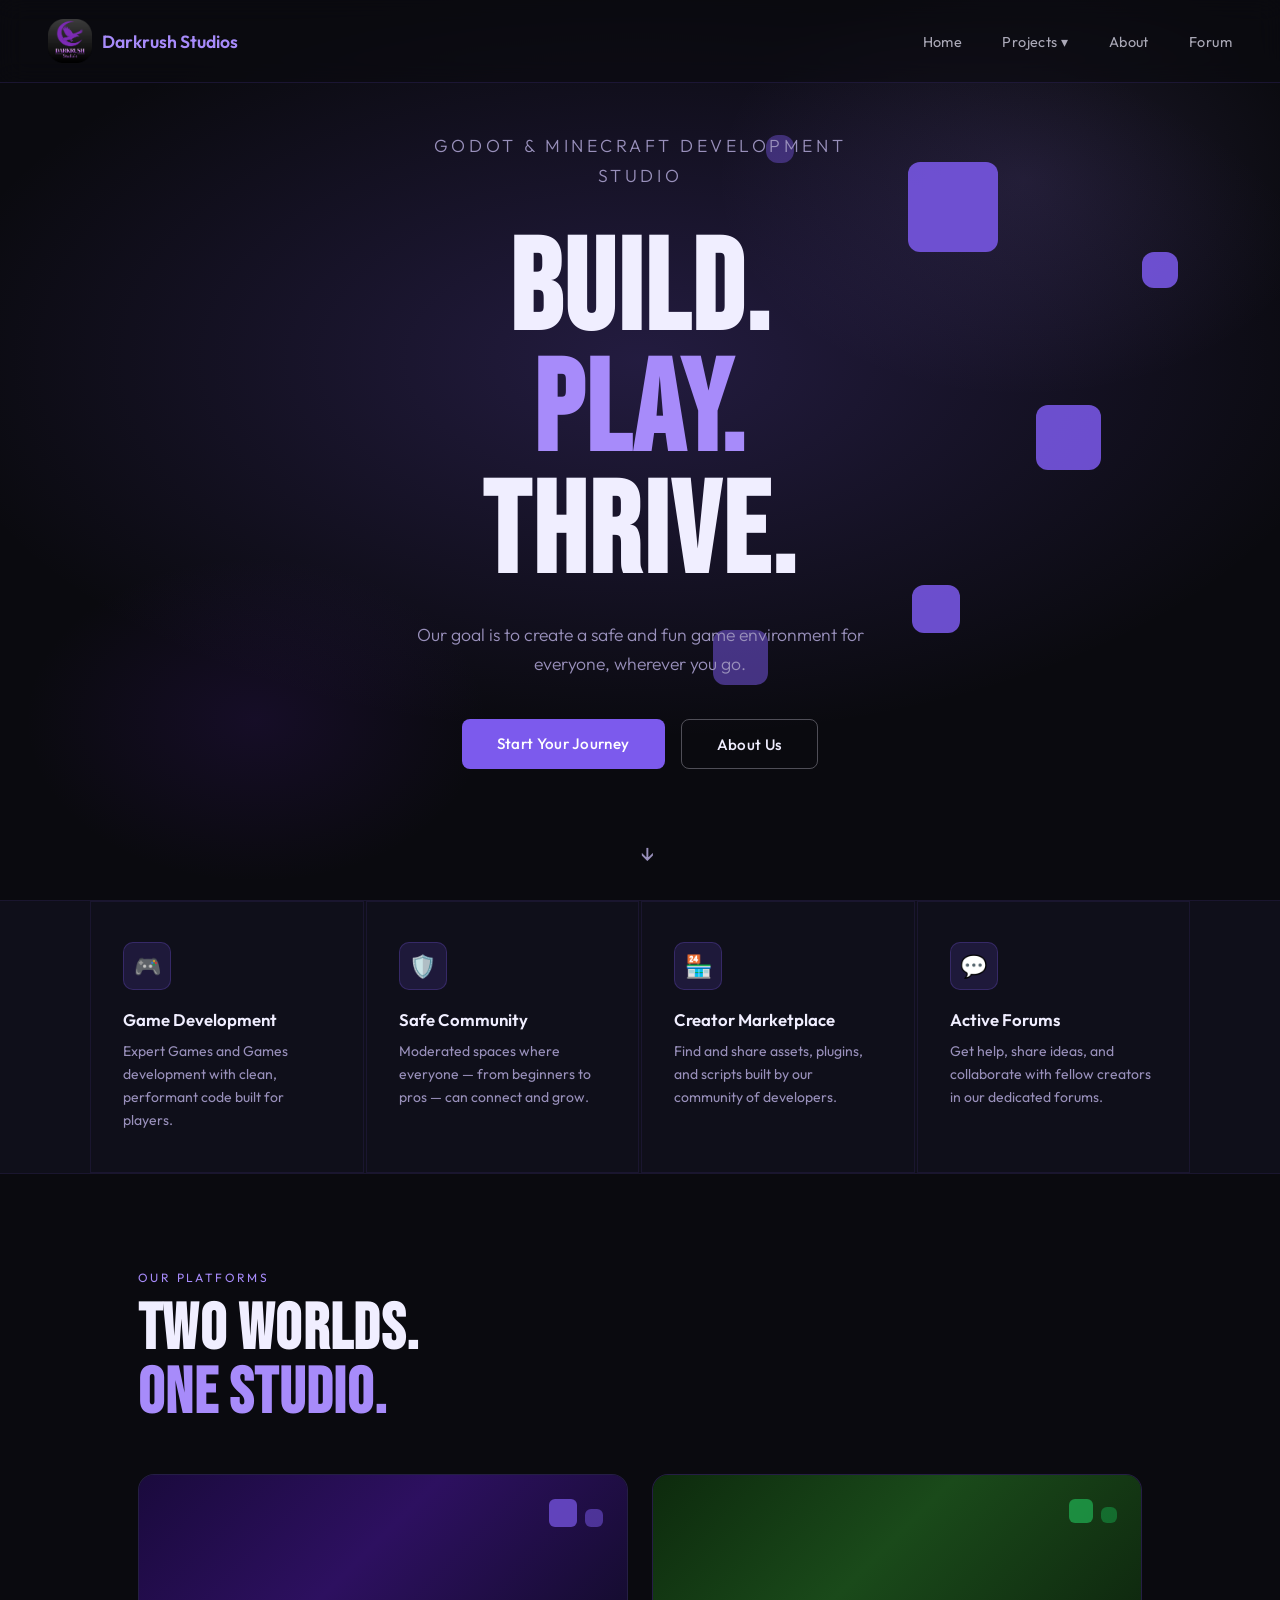
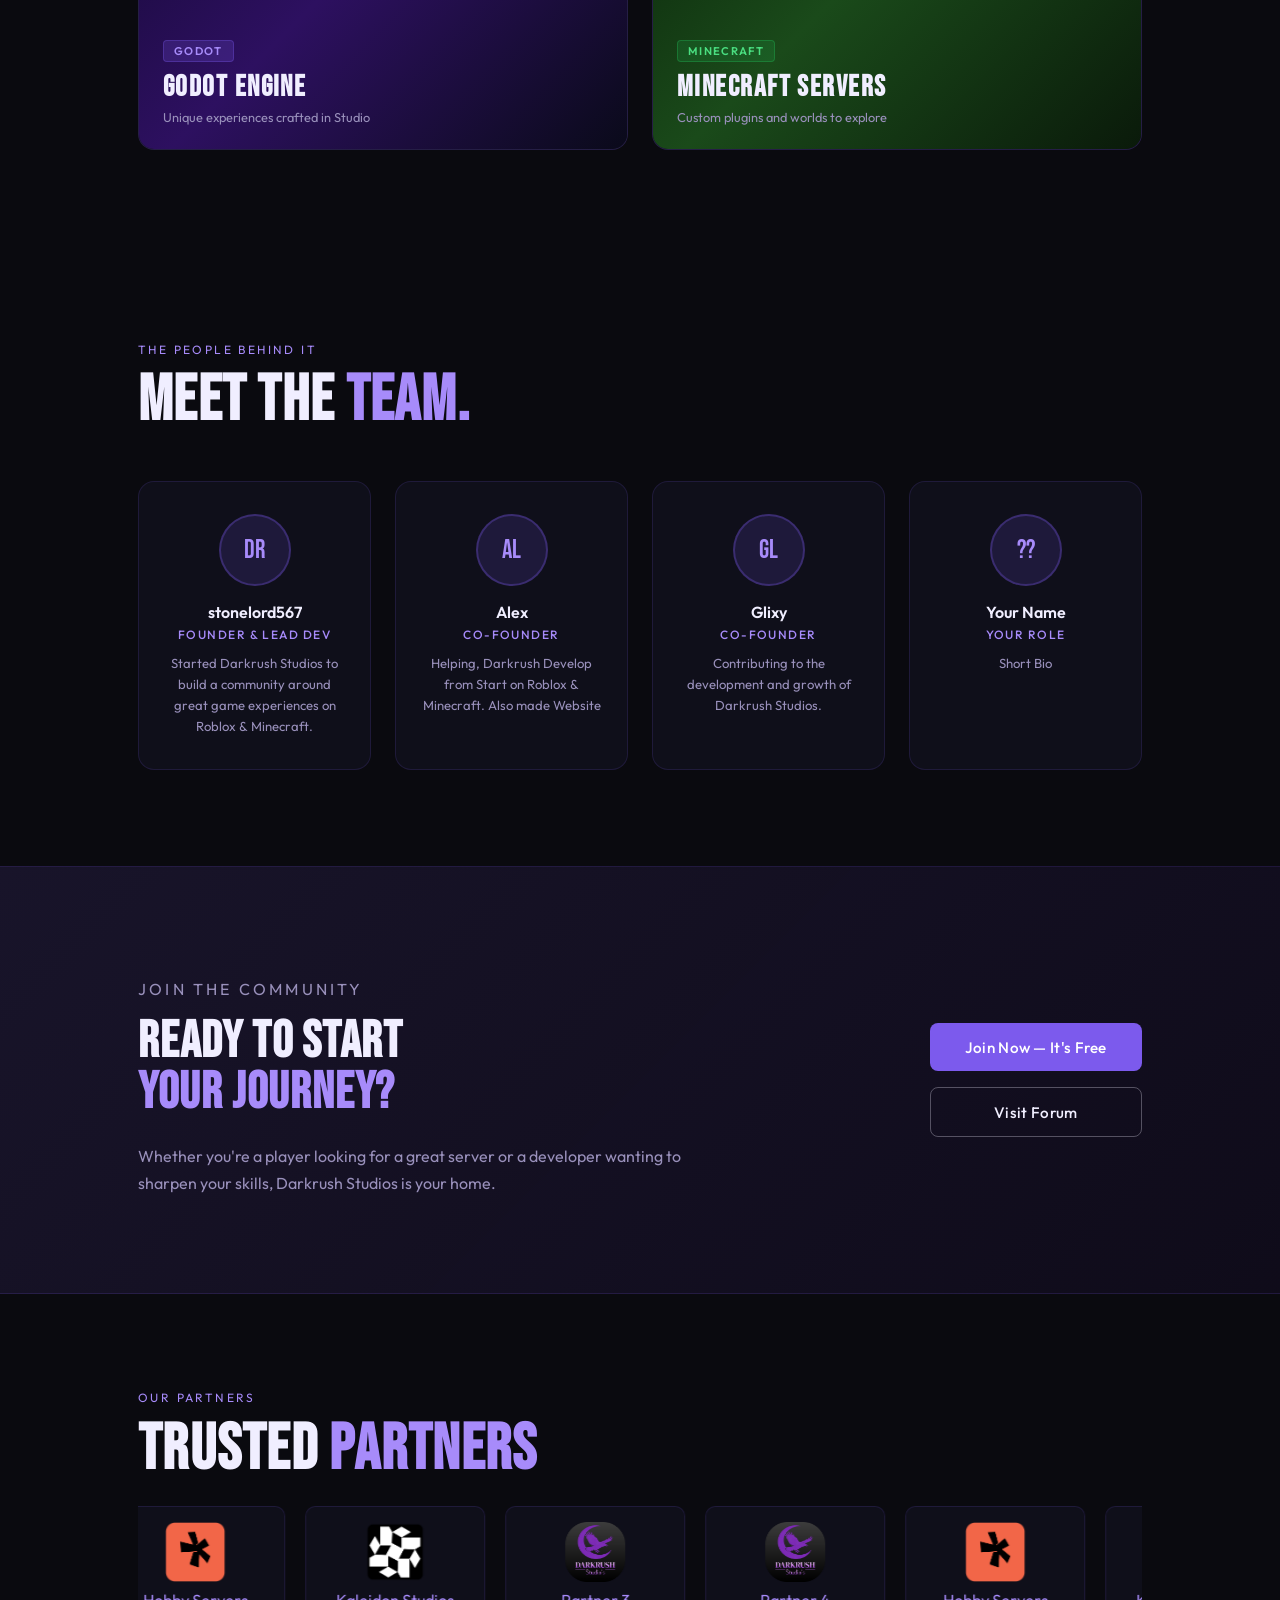
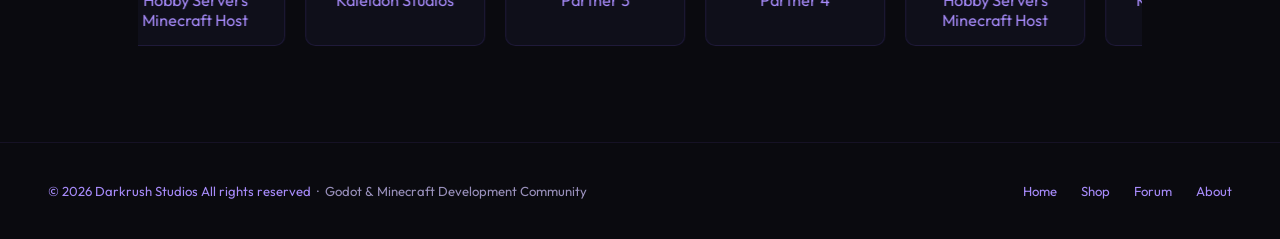
<file: index.html>
<!DOCTYPE html>
<html lang="en">
<head>
<meta charset="UTF-8">
<meta name="viewport" content="width=device-width, initial-scale=1.0">
<title>Darkrush Studios</title>
<link rel="stylesheet" href="./style.css">
<link rel="preconnect" href="https://fonts.googleapis.com">
<link href="https://fonts.googleapis.com/css2?family=Bebas+Neue&family=Outfit:wght@300;400;500;600&display=swap" rel="stylesheet">
<link rel="icon" type="image/webp" href="logo.webp">
</head>
<body>
 
<nav>
  <a href="#" class="logo">
<img src="logo.webp" alt="Darkrush Studios" style="height: 44px; width: 44px; border-radius: 10px; object-fit: cover;">
Darkrush Studios
  </a>
  <ul>
  <li><a href="#">Home</a></li>

  <li class="dropdown">
    <a href="#">Projects ▾</a>
    <ul class="dropdown-menu">
      <li><a href="#games">Game Development</a></li>
      <li><a href="#games">Minecraft</a></li>
    </ul>
  </li>

  <li><a href="#about">About</a></li>
  <li><a href="#">Forum</a></li>
</ul>
</nav>

<div class="hero">
  <div class="hero-bg"></div>
  <div class="cubes">
    <div class="cube"></div>
    <div class="cube"></div>
    <div class="cube"></div>
    <div class="cube"></div>
    <div class="cube"></div>
    <div class="cube"></div>
  </div>
  <div class="hero-content">
    <p class="hero-eyebrow">Godot &amp; Minecraft Development Studio</p>
    <h1>Build.<br><span>Play.</span><br>Thrive.</h1>
    <p>Our goal is to create a safe and fun game environment for everyone, wherever you go.</p>
    <div class="hero-buttons">
      <a href="#" class="btn-primary">Start Your Journey</a>
      <a href="#about" class="btn-outline">About Us</a>
    </div>
  </div>
  <div class="scroll-cue">↓</div>
</div>

<div class="features-wrap">
  <div style="max-width:1100px; margin:0 auto;">
    <div class="features-grid">
      <div class="feature-card">
        <div class="feature-icon">🎮</div>
        <h3>Game Development</h3>
        <p>Expert Games and Games development with clean, performant code built for players.</p>
      </div>
      <div class="feature-card">
        <div class="feature-icon">🛡️</div>
        <h3>Safe Community</h3>
        <p>Moderated spaces where everyone — from beginners to pros — can connect and grow.</p>
      </div>
      <div class="feature-card">
        <div class="feature-icon">🏪</div>
        <h3>Creator Marketplace</h3>
        <p>Find and share assets, plugins, and scripts built by our community of developers.</p>
      </div>
      <div class="feature-card">
        <div class="feature-icon">💬</div>
        <h3>Active Forums</h3>
        <p>Get help, share ideas, and collaborate with fellow creators in our dedicated forums.</p>
      </div>
    </div>
  </div>
</div>

<section id="games">
  <p class="section-label">Our Platforms</p>
  <h2 class="section-title">Two Worlds.<br><span>One Studio.</span></h2>
  <div class="games-grid">
    <div class="game-card">
      <div class="game-bg-roblox"></div>
      <div class="game-decoration">
        <div class="game-cube" style="width:28px;height:28px;"></div>
        <div class="game-cube" style="width:18px;height:18px;margin-top:10px;opacity:0.5;"></div>
      </div>
      <div class="game-info">
        <div class="game-tag">Godot</div>
        <h3>Godot Engine</h3>
        <p>Unique experiences crafted in Studio</p>
      </div>
    </div>
    <div class="game-card">
      <div class="game-bg-minecraft"></div>
      <div class="game-decoration">
        <div class="game-cube" style="width:24px;height:24px;background:#22c55e;opacity:0.6;"></div>
        <div class="game-cube" style="width:16px;height:16px;background:#16a34a;margin-top:8px;opacity:0.5;"></div>
      </div>
      <div class="game-info">
        <div class="game-tag" style="color:#4ade80;background:rgba(34,197,94,0.15);border-color:rgba(34,197,94,0.3);">Minecraft</div>
        <h3>Minecraft Servers</h3>
        <p>Custom plugins and worlds to explore</p>
      </div>
    </div>
  </div>
</section>

<section id="team">
  <p class="section-label">The People Behind It</p>
  <h2 class="section-title">Meet the <span>Team.</span></h2>
  <div class="team-grid">
    <div class="team-card" id="F">
      <div class="team-avatar">DR</div>
      <h3>stonelord567</h3>
      <div class="team-role">Founder &amp; Lead Dev</div>
      <p>Started Darkrush Studios to build a community around great game experiences on Roblox &amp; Minecraft.</p>
    </div>
    <div class="team-card">
      <div class="team-avatar">AL</div>
      <h3>Alex</h3>
      <div class="team-role">Co-Founder</div>
      <p>Helping, Darkrush Develop from Start on Roblox & Minecraft. Also made Website</p>
    </div>
    <div class="team-card">
      <div class="team-avatar">GL</div>
      <h3>Glixy</h3>
      <div class="team-role">Co-founder</div>
      <p>Contributing to the development and growth of Darkrush Studios.</p>
    </div>
    <div class="team-card">
      <div class="team-avatar">??</div>
      <h3>Your Name</h3>
      <div class="team-role">Your Role</div>
      <p>Short Bio</p>
    </div>
  </div>
</section>
 
<div class="cta-wrap" id="about">
  <div class="cta-inner">
    <div class="cta-text">
      <p class="section-label">Join the Community</p>
      <h2 class="section-title" style="font-size:clamp(2rem,4vw,3.5rem);">Ready to Start<br><span>Your Journey?</span></h2>
      <p>Whether you're a player looking for a great server or a developer wanting to sharpen your skills, Darkrush Studios is your home.</p>
    </div>
    <div style="display:flex;flex-direction:column;gap:1rem;min-width:200px;">
      <a href="https://discord.gg/HwQGKbAFpS" class="btn-primary" style="text-align:center;">Join Now — It's Free</a>
      <a href="#" class="btn-outline" style="text-align:center;">Visit Forum</a>
    </div>
  </div>
</div>
<section id="partners">
  <p class="section-label">Our Partners</p>
  <h2 class="section-title">Trusted <span>Partners</span></h2>

  <div class="partners-container">
    <div class="partners-track" id="partnersTrack">

      <a href="https://hobbyservers.com" class="partner">
        <img src="HS.png" alt="">
        <p>Hobby Servers<br>Minecraft Host</p>
      </a>

      <a href="https://discord.gg/X45XB3UAgg" class="partner">
        <img src="Nevs.png" alt="">
        <p>Kaleidon Studios</p>
      </a>

      <a href="#" class="partner">
        <img src="logo.webp" alt="">
        <p>Partner 3</p>
      </a>

      <a href="#" class="partner">
        <img src="logo.webp" alt="">
        <p>Partner 4</p>
      </a>

    </div>
  </div>
</section>

<script>
const track = document.getElementById("partnersTrack");

// duplicate for infinite loop
track.innerHTML += track.innerHTML;

let position = 0;

function smoothScroll() {
  position -= 0.4; // speed (lower = smoother)

  if (Math.abs(position) >= track.scrollWidth / 2) {
    position = 0;
  }

  track.style.transform = `translateX(${position}px)`;

  requestAnimationFrame(smoothScroll);
}

smoothScroll();
</script>

<footer>
  <div>
    <a href="#">© 2026 Darkrush Studios All rights reserved</a> &nbsp;·&nbsp; Godot &amp; Minecraft Development Community
  </div>
  <div style="display:flex;gap:1.5rem;">
    <a href="#">Home</a>
    <a href="#">Shop</a>
    <a href="#">Forum</a>
    <a href="#">About</a>
  </div>
</footer>
 <script>
  document.getElementById("F").addEventListener("click", function() {
    window.location.href = "profile.html";
  });
</script>

</body>
</html>
</file>
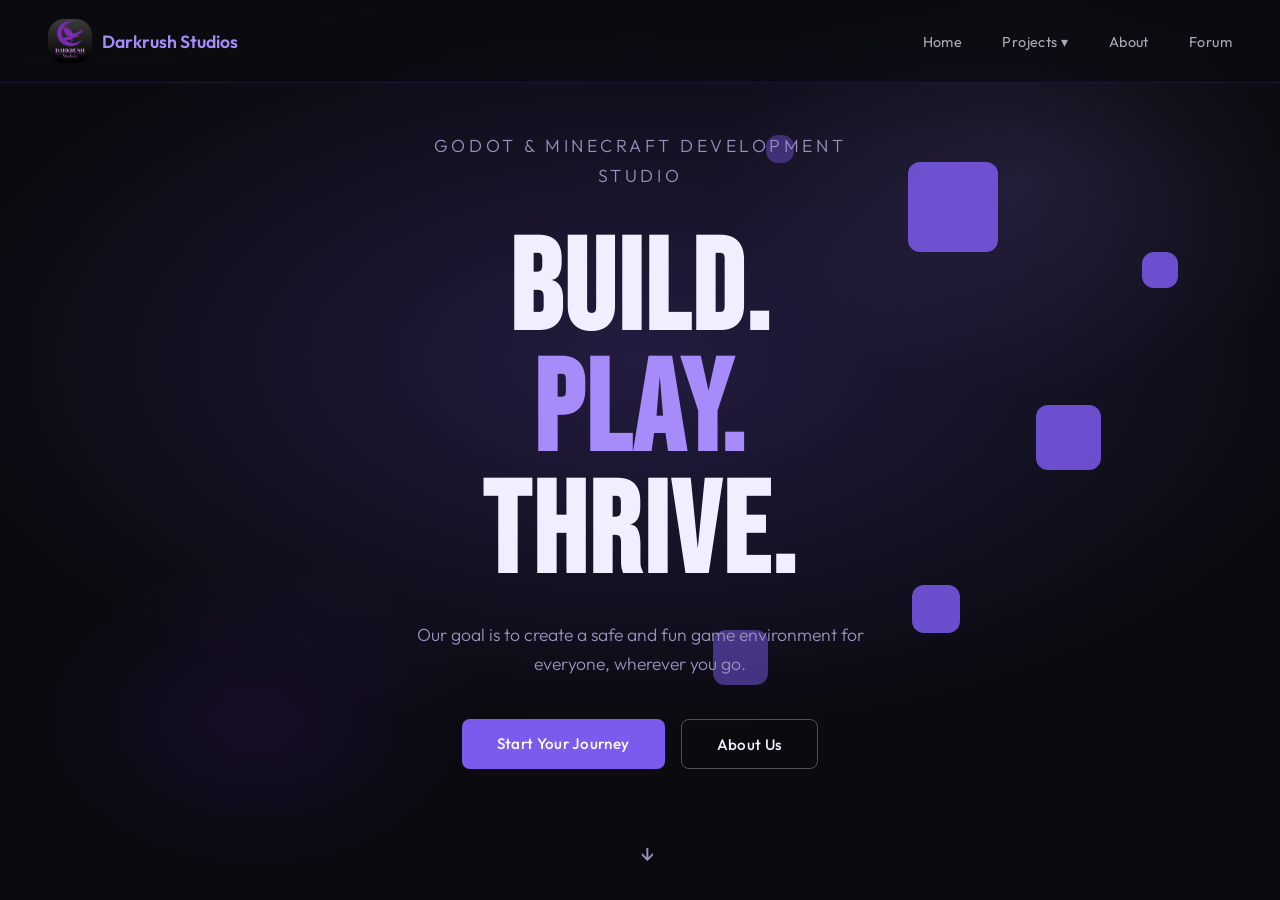
<file: Game Development.html>
<!DOCTYPE html>
<html lang="en">
<head>
<meta charset="UTF-8">
<meta name="viewport" content="width=device-width, initial-scale=1.0">
<title>Darkrush Studios</title>
<link rel="stylesheet" href="./style.css">
<link rel="preconnect" href="https://fonts.googleapis.com">
<link href="https://fonts.googleapis.com/css2?family=Bebas+Neue&family=Outfit:wght@300;400;500;600&display=swap" rel="stylesheet">
<link rel="icon" type="image/webp" href="logo.webp">
</head>
<body>
 
<nav>
  <a href="#" class="logo">
<img src="logo.webp" alt="Darkrush Studios" style="height: 44px; width: 44px; border-radius: 10px; object-fit: cover;">
Darkrush Studios
  </a>
  <ul>
  <li><a href="index.html">Home</a></li>

  <li class="dropdown">
    <a href="#">Projects ▾</a>
    <ul class="dropdown-menu">
      <li><a href="Game Development.html">Game Development</a></li>
      <li><a href="#games">Minecraft</a></li>
    </ul>
  </li>

  <li><a href="#about">About</a></li>
  <li><a href="#">Forum</a></li>
</ul>
</nav>

<div class="hero">
  <div class="hero-bg"></div>
  <div class="cubes">
    <div class="cube"></div>
    <div class="cube"></div>
    <div class="cube"></div>
    <div class="cube"></div>
    <div class="cube"></div>
    <div class="cube"></div>
  </div>
  <div class="hero-content">
    <p class="hero-eyebrow">Godot &amp; Minecraft Development Studio</p>
    <h1>Build.<br><span>Play.</span><br>Thrive.</h1>
    <p>Our goal is to create a safe and fun game environment for everyone, wherever you go.</p>
    <div class="hero-buttons">
      <a href="#" class="btn-primary">Start Your Journey</a>
      <a href="#about" class="btn-outline">About Us</a>
    </div>
  </div>
  <div class="scroll-cue">↓</div>
</div>
    
</body>
</html>
</file>
<file: style.css>
*, *::before, *::after 
{ margin: 0; padding: 0; box-sizing: border-box; }
 
  :root {
    --purple: #7c5aed;
    --purple-light: #a78bfa;
    --purple-dark: #4c1d95;
    --bg: #0a0a0f;
    --bg2: #0f0f1a;
    --text: #f0eeff;
    --muted: #9990bb;
  }
 
  html { scroll-behavior: smooth; }
 
  body {
    font-family: 'Outfit', sans-serif;
    background: var(--bg);
    color: var(--text);
    overflow-x: hidden;
  }

  nav {
    position: fixed;
    top: 0; left: 0; right: 0;
    z-index: 100;
    display: flex;
    align-items: center;
    justify-content: space-between;
    padding: 1.2rem 3rem;
    background: rgba(10,10,15,0.6);
    backdrop-filter: blur(12px);
    border-bottom: 1px solid rgba(124,90,237,0.15);
  }
 
  .logo {
    display: flex;
    align-items: center;
    gap: 0.6rem;
    font-family: 'Outfit', sans-serif;
    font-weight: 600;
    font-size: 1.1rem;
    color: var(--purple-light);
    text-decoration: none;
  }
 
  .logo-icon {
    width: 32px; height: 32px;
    background: var(--purple);
    border-radius: 8px;
    display: flex; align-items: center; justify-content: center;
    font-size: 16px;
  }
 
  nav ul {
    list-style: none;
    display: flex;
    gap: 2.5rem;
  }
 
  nav ul a {
    color: rgba(240,238,255,0.7);
    text-decoration: none;
    font-size: 0.9rem;
    font-weight: 400;
    letter-spacing: 0.03em;
    transition: color 0.2s;
  }
 
  nav ul a:hover { color: var(--purple-light); }

  .hero {
    position: relative;
    height: 100vh;
    min-height: 600px;
    display: flex;
    align-items: center;
    justify-content: center;
    text-align: center;
    overflow: hidden;
  }
 
  .hero-bg {
    position: absolute;
    inset: 0;
    background:
      radial-gradient(ellipse 80% 60% at 50% 40%, rgba(124,90,237,0.22) 0%, transparent 70%),
      radial-gradient(ellipse 40% 40% at 80% 20%, rgba(167,139,250,0.12) 0%, transparent 60%),
      radial-gradient(ellipse 30% 30% at 20% 80%, rgba(76,29,149,0.18) 0%, transparent 60%),
      var(--bg);
  }

  .cubes {
    position: absolute;
    inset: 0;
    pointer-events: none;
  }
 
  .cube {
    position: absolute;
    border-radius: 12px;
    background: var(--purple);
    opacity: 0.85;
    animation: float linear infinite;
  }
 
  .cube:nth-child(1) { width: 90px; height: 90px; top: 18%; right: 22%; animation-duration: 8s; animation-delay: 0s; }
  .cube:nth-child(2) { width: 65px; height: 65px; top: 45%; right: 14%; animation-duration: 11s; animation-delay: -3s; }
  .cube:nth-child(3) { width: 48px; height: 48px; top: 65%; right: 25%; animation-duration: 9s; animation-delay: -6s; }
  .cube:nth-child(4) { width: 36px; height: 36px; top: 28%; right: 8%; animation-duration: 13s; animation-delay: -2s; }
  .cube:nth-child(5) { width: 55px; height: 55px; top: 70%; right: 40%; animation-duration: 10s; animation-delay: -5s; opacity: 0.5; }
  .cube:nth-child(6) { width: 28px; height: 28px; top: 15%; right: 38%; animation-duration: 7s; animation-delay: -1s; opacity: 0.4; }
 
  @keyframes float {
    0%, 100% { transform: translateY(0px) rotate(0deg); }
    25% { transform: translateY(-18px) rotate(3deg); }
    50% { transform: translateY(-8px) rotate(-2deg); }
    75% { transform: translateY(-22px) rotate(2deg); }
  }
 
  .hero-content {
    position: relative;
    z-index: 2;
    max-width: 860px;
    padding: 0 2rem;
    animation: fadeUp 1s ease both;
  }
 
  @keyframes fadeUp {
    from { opacity: 0; transform: translateY(30px); }
    to { opacity: 1; transform: translateY(0); }
  }
 
  .hero-eyebrow {
    font-size: 0.8rem;
    font-weight: 500;
    letter-spacing: 0.2em;
    text-transform: uppercase;
    color: var(--purple-light);
    margin-bottom: 1.2rem;
    opacity: 0;
    animation: fadeUp 0.8s ease 0.2s both;
  }
 
  .hero h1 {
    font-family: 'Bebas Neue', sans-serif;
    font-size: clamp(4rem, 10vw, 9rem);
    line-height: 0.95;
    letter-spacing: 0.02em;
    color: var(--text);
    margin-bottom: 1.5rem;
    opacity: 0;
    animation: fadeUp 0.8s ease 0.4s both;
  }
 
  .hero h1 span {
    color: var(--purple-light);
  }
 
  .hero p {
    font-size: 1.1rem;
    color: var(--muted);
    font-weight: 300;
    max-width: 480px;
    margin: 0 auto 2.5rem;
    line-height: 1.7;
    opacity: 0;
    animation: fadeUp 0.8s ease 0.6s both;
  }
 
  .hero-buttons {
    display: flex;
    gap: 1rem;
    justify-content: center;
    flex-wrap: wrap;
    opacity: 0;
    animation: fadeUp 0.8s ease 0.8s both;
  }
 
  .btn-primary {
    background: var(--purple);
    color: #fff;
    padding: 0.9rem 2.2rem;
    border-radius: 8px;
    font-family: 'Outfit', sans-serif;
    font-size: 0.95rem;
    font-weight: 500;
    text-decoration: none;
    border: none;
    cursor: pointer;
    transition: background 0.2s, transform 0.1s;
    letter-spacing: 0.02em;
  }
 
  .btn-primary:hover { background: #6b48d6; transform: translateY(-2px); }
 
  .btn-outline {
    background: transparent;
    color: var(--text);
    padding: 0.9rem 2.2rem;
    border-radius: 8px;
    font-family: 'Outfit', sans-serif;
    font-size: 0.95rem;
    font-weight: 500;
    text-decoration: none;
    border: 1.5px solid rgba(240,238,255,0.3);
    cursor: pointer;
    transition: border-color 0.2s, transform 0.1s;
    letter-spacing: 0.02em;
  }
 
  .btn-outline:hover { border-color: var(--purple-light); transform: translateY(-2px); }
 
  .scroll-cue {
    position: absolute;
    bottom: 2rem;
    left: 50%;
    transform: translateX(-50%);
    color: var(--muted);
    font-size: 1.4rem;
    animation: bounce 2s ease infinite;
    opacity: 0;
    animation: bounce 2s ease 1.5s infinite, fadeUp 0.6s ease 1.5s both;
  }
 
  @keyframes bounce {
    0%, 100% { transform: translateX(-50%) translateY(0); }
    50% { transform: translateX(-50%) translateY(8px); }
  }
 
  section {
    padding: 6rem 3rem;
    max-width: 1100px;
    margin: 0 auto;
  }
 
  .section-label {
    font-size: 0.75rem;
    letter-spacing: 0.2em;
    text-transform: uppercase;
    color: var(--purple-light);
    margin-bottom: 0.8rem;
  }
 
  .section-title {
    font-family: 'Bebas Neue', sans-serif;
    font-size: clamp(2.5rem, 5vw, 4.5rem);
    line-height: 1;
    color: var(--text);
    margin-bottom: 1.5rem;
    letter-spacing: 0.02em;
  }
 
  .section-title span { color: var(--purple-light); }
 
  .features-wrap {
    background: var(--bg2);
    border-top: 1px solid rgba(124,90,237,0.1);
    border-bottom: 1px solid rgba(124,90,237,0.1);
  }
 
  .features-grid {
    display: grid;
    grid-template-columns: repeat(auto-fit, minmax(260px, 1fr));
    gap: 2px;
  }
 
  .feature-card {
    padding: 2.5rem 2rem;
    background: var(--bg2);
    border: 1px solid rgba(124,90,237,0.1);
    transition: border-color 0.3s, background 0.3s;
  }
 
  .feature-card:hover {
    border-color: rgba(124,90,237,0.4);
    background: rgba(124,90,237,0.05);
  }
 
  .feature-icon {
    width: 48px; height: 48px;
    background: rgba(124,90,237,0.15);
    border-radius: 10px;
    display: flex; align-items: center; justify-content: center;
    font-size: 22px;
    margin-bottom: 1.2rem;
    border: 1px solid rgba(124,90,237,0.25);
  }
 
  .feature-card h3 {
    font-size: 1.05rem;
    font-weight: 600;
    color: var(--text);
    margin-bottom: 0.6rem;
  }
 
  .feature-card p {
    font-size: 0.875rem;
    color: var(--muted);
    line-height: 1.65;
  }

  .games-grid {
    display: grid;
    grid-template-columns: 1fr 1fr;
    gap: 1.5rem;
    margin-top: 3rem;
  }
 
  @media (max-width: 640px) { .games-grid { grid-template-columns: 1fr; } }
 
  .game-card {
    position: relative;
    border-radius: 16px;
    overflow: hidden;
    border: 1px solid rgba(124,90,237,0.2);
    background: var(--bg2);
    aspect-ratio: 16/9;
    display: flex;
    align-items: flex-end;
    padding: 1.5rem;
    transition: transform 0.3s, border-color 0.3s;
  }
 
  .game-card:hover {
    transform: translateY(-4px);
    border-color: rgba(124,90,237,0.5);
  }
 
  .game-bg-roblox {
    position: absolute; inset: 0;
    background: linear-gradient(135deg, #1a0a3d 0%, #2d1060 40%, #0a0a1a 100%);
  }
 
  .game-bg-minecraft {
    position: absolute; inset: 0;
    background: linear-gradient(135deg, #0d2a0d 0%, #1a4a1a 40%, #0a1a0a 100%);
  }
 
  .game-decoration {
    position: absolute;
    top: 1.5rem; right: 1.5rem;
    display: flex; gap: 8px;
  }
 
  .game-cube {
    border-radius: 6px;
    background: var(--purple);
    opacity: 0.7;
  }
 
  .game-info { position: relative; z-index: 1; }
 
  .game-tag {
    display: inline-block;
    font-size: 0.7rem;
    font-weight: 600;
    letter-spacing: 0.12em;
    text-transform: uppercase;
    color: var(--purple-light);
    background: rgba(124,90,237,0.2);
    border: 1px solid rgba(124,90,237,0.3);
    padding: 3px 10px;
    border-radius: 4px;
    margin-bottom: 0.5rem;
  }
 
  .game-card h3 {
    font-family: 'Bebas Neue', sans-serif;
    font-size: 1.8rem;
    letter-spacing: 0.05em;
    color: var(--text);
  }
 
  .game-card p {
    font-size: 0.8rem;
    color: var(--muted);
    margin-top: 0.2rem;
  }

  .team-grid {
    display: grid;
    grid-template-columns: repeat(auto-fit, minmax(200px, 1fr));
    gap: 1.5rem;
    margin-top: 3rem;
  }
 
  .team-card {
    background: var(--bg2);
    border: 1px solid rgba(124,90,237,0.15);
    border-radius: 16px;
    padding: 2rem 1.5rem;
    text-align: center;
    transition: transform 0.3s, border-color 0.3s;
  }
 
  .team-card:hover {
    transform: translateY(-5px);
    border-color: rgba(124,90,237,0.45);
  }
 
  .team-avatar {
    width: 72px; height: 72px;
    border-radius: 50%;
    margin: 0 auto 1rem;
    display: flex; align-items: center; justify-content: center;
    font-family: 'Bebas Neue', sans-serif;
    font-size: 1.6rem;
    color: var(--purple-light);
    background: rgba(124,90,237,0.15);
    border: 2px solid rgba(124,90,237,0.3);
  }
 
  .team-card h3 {
    font-size: 1rem;
    font-weight: 600;
    color: var(--text);
    margin-bottom: 0.3rem;
  }
 
  .team-role {
    font-size: 0.75rem;
    font-weight: 500;
    letter-spacing: 0.12em;
    text-transform: uppercase;
    color: var(--purple-light);
    margin-bottom: 0.7rem;
  }
 
  .team-card p {
    font-size: 0.82rem;
    color: var(--muted);
    line-height: 1.6;
  }
 
  .cta-wrap {
    background: linear-gradient(135deg, rgba(124,90,237,0.12) 0%, rgba(76,29,149,0.08) 100%);
    border-top: 1px solid rgba(124,90,237,0.15);
    border-bottom: 1px solid rgba(124,90,237,0.15);
  }
 
  .cta-inner {
    max-width: 1100px;
    margin: 0 auto;
    padding: 6rem 3rem;
    display: flex;
    align-items: center;
    justify-content: space-between;
    gap: 3rem;
    flex-wrap: wrap;
  }
 
  .cta-text { max-width: 560px; }
  .cta-text p { color: var(--muted); font-size: 1rem; line-height: 1.7; margin-top: 0.8rem; }
 
  footer {
    border-top: 1px solid rgba(124,90,237,0.1);
    padding: 2.5rem 3rem;
    display: flex;
    align-items: center;
    justify-content: space-between;
    flex-wrap: wrap;
    gap: 1rem;
    font-size: 0.82rem;
    color: var(--muted);
    max-width: 100%;
  }
 
  footer a { color: var(--purple-light); text-decoration: none; }
  footer a:hover { text-decoration: underline; }
 
  @media (max-width: 768px) {
    nav { padding: 1rem 1.5rem; }
    nav ul { gap: 1.2rem; }
    section { padding: 4rem 1.5rem; }
    .cta-inner { padding: 4rem 1.5rem; flex-direction: column; }
    footer { padding: 2rem 1.5rem; }
    .games-grid { grid-template-columns: 1fr; }
  }

.team-link {
  text-decoration: none;
  color: inherit;
  display: block;
}
/* Dropdown container */
.dropdown {
  position: relative;
}

/* Hidden by default */
.dropdown-menu {
  display: none;
  position: absolute;
  top: 100%;
  left: 0;
  background: #0f0f1a;
  border: 1px solid rgba(124,90,237,0.2);
  border-radius: 8px;
  padding: 0.5rem 0;
  min-width: 180px;
  flex-direction: column;
}

/* Show dropdown on hover */
.dropdown:hover .dropdown-menu {
  display: block;
}

/* Dropdown links */
.dropdown-menu li {
  width: 100%;
}

.dropdown-menu a {
  display: block;
  padding: 0.6rem 1rem;
  color: rgba(240,238,255,0.7);
  text-decoration: none;
}

/* Hover effect */
.dropdown-menu a:hover {
  background: rgba(124,90,237,0.15);
  color: var(--purple-light);
}
/* HARD RESET (prevents nav styles breaking it) */
#partners .partners-track {
  display: flex !important;
  flex-direction: row !important;
}

#partners .partners-container {
  overflow: hidden;
  width: 100%;
}

/* row spacing */
#partners .partners-track {
  gap: 20px;
  will-change: transform;
}

/* cards */
#partners .partner {
  flex: 0 0 auto !important; /* prevents shrinking / stacking */
  width: 180px;

  padding: 15px;
  background: var(--bg2);
  border: 1px solid rgba(124,90,237,0.15);
  border-radius: 10px;

  text-align: center;
  text-decoration: none;
  color: var(--purple-light);
}

/* images */
#partners .partner img {
  width: 60px;
  height: 60px;
  object-fit: contain;
  display: block;
  margin: 0 auto 8px;
}
</file>
